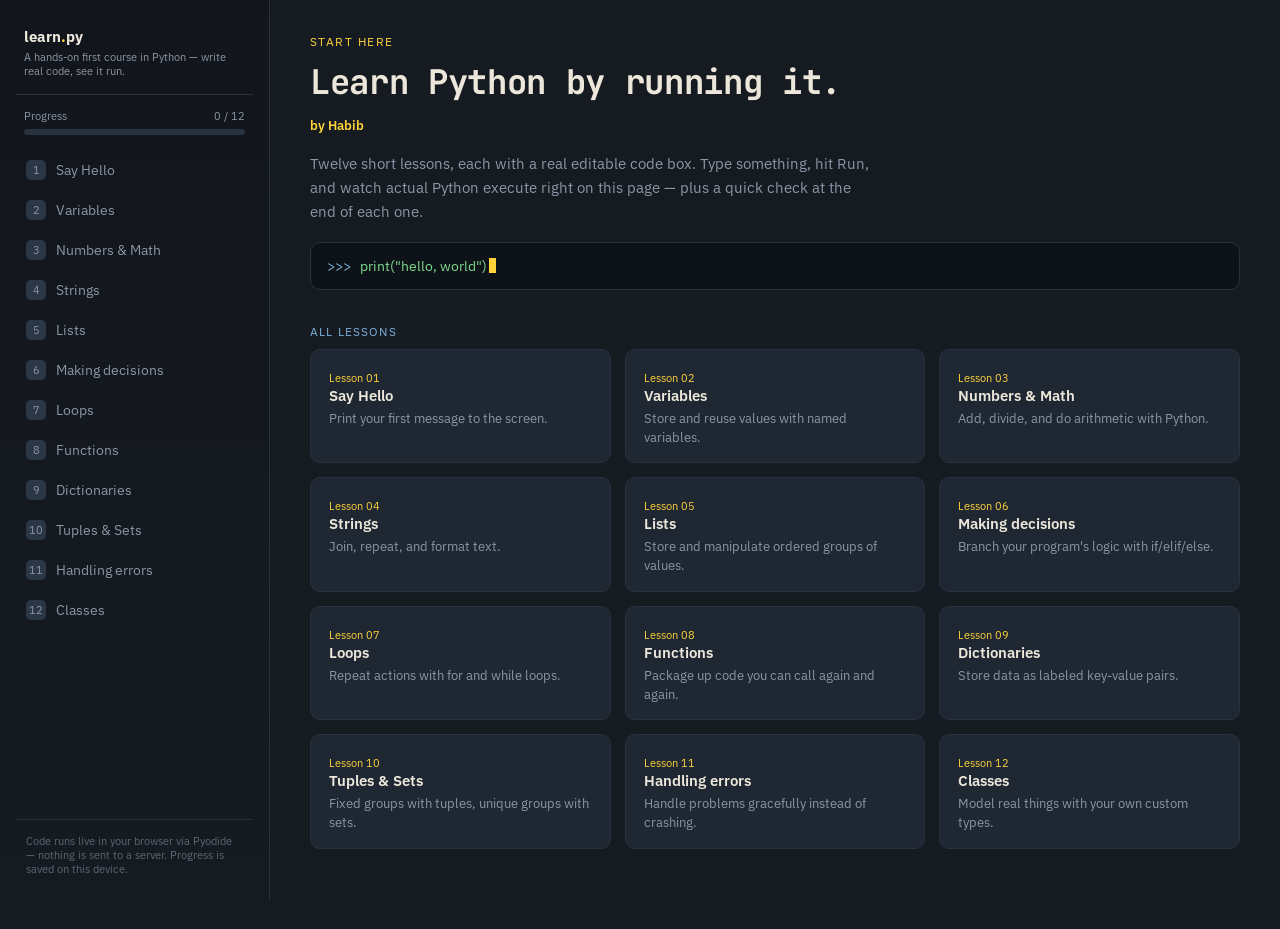
<file: index.html>
<!DOCTYPE html>
<html lang="en">
<head>
<meta charset="UTF-8">
<meta name="viewport" content="width=device-width, initial-scale=1.0">
<title>Learn Python — learn.py</title>
<link rel="preconnect" href="https://fonts.googleapis.com">
<link href="https://fonts.googleapis.com/css2?family=JetBrains+Mono:wght@400;500;600;700;800&family=IBM+Plex+Sans:wght@400;500;600;700&display=swap" rel="stylesheet">
<link rel="stylesheet" href="styles.css">

</head>
<body>
<div class="app">
  <aside class="sidebar">
    <div class="brand"><a href="index.html"><span class="brand-title">learn<span class="dot">.</span>py</span></a></div>
    <div class="brand-sub">A hands-on first course in Python — write real code, see it run.</div>
    <div class="progress-wrap">
      <div class="progress-label"><span>Progress</span><span id="progressText">0 / 12</span></div>
      <div class="progress-track"><div class="progress-fill" id="progressFill"></div></div>
    </div>
    <ul class="lesson-nav">
      <li data-slug="lesson-01"><a href="lesson-01.html"><span class="lesson-num">1</span><span>Say Hello</span></a></li>
      <li data-slug="lesson-02"><a href="lesson-02.html"><span class="lesson-num">2</span><span>Variables</span></a></li>
      <li data-slug="lesson-03"><a href="lesson-03.html"><span class="lesson-num">3</span><span>Numbers &amp; Math</span></a></li>
      <li data-slug="lesson-04"><a href="lesson-04.html"><span class="lesson-num">4</span><span>Strings</span></a></li>
      <li data-slug="lesson-05"><a href="lesson-05.html"><span class="lesson-num">5</span><span>Lists</span></a></li>
      <li data-slug="lesson-06"><a href="lesson-06.html"><span class="lesson-num">6</span><span>Making decisions</span></a></li>
      <li data-slug="lesson-07"><a href="lesson-07.html"><span class="lesson-num">7</span><span>Loops</span></a></li>
      <li data-slug="lesson-08"><a href="lesson-08.html"><span class="lesson-num">8</span><span>Functions</span></a></li>
      <li data-slug="lesson-09"><a href="lesson-09.html"><span class="lesson-num">9</span><span>Dictionaries</span></a></li>
      <li data-slug="lesson-10"><a href="lesson-10.html"><span class="lesson-num">10</span><span>Tuples &amp; Sets</span></a></li>
      <li data-slug="lesson-11"><a href="lesson-11.html"><span class="lesson-num">11</span><span>Handling errors</span></a></li>
      <li data-slug="lesson-12"><a href="lesson-12.html"><span class="lesson-num">12</span><span>Classes</span></a></li>
    </ul>
    <div class="sidebar-foot">Code runs live in your browser via Pyodide — nothing is sent to a server. Progress is saved on this device.</div>
  </aside>
  <main class="main">

    <section class="hero" id="hero">
      <div class="hero-eyebrow">Start here</div>
      <h1>Learn Python by running it.</h1>
      <p style="margin:0 0 6px; color:var(--yellow); font-size:13px; font-weight:600;">by Habib</p>
      <p>Twelve short lessons, each with a real editable code box. Type something, hit Run, and watch actual Python execute right on this page — plus a quick check at the end of each one.</p>
      <div class="repl-line"><span class="prompt">&gt;&gt;&gt;</span><span id="heroTyped"></span><span class="caret"></span></div>
    </section>
    <section>
      <div class="lesson-eyebrow" style="margin-bottom:10px;">All lessons</div>
      <div class="lesson-grid">
      <a class="lesson-tile" href="lesson-01.html" data-slug="lesson-01">
        <span class="tile-num">Lesson 01</span>
        <div class="tile-title">Say Hello</div>
        <div class="tile-desc">Print your first message to the screen.</div>
      </a>
      <a class="lesson-tile" href="lesson-02.html" data-slug="lesson-02">
        <span class="tile-num">Lesson 02</span>
        <div class="tile-title">Variables</div>
        <div class="tile-desc">Store and reuse values with named variables.</div>
      </a>
      <a class="lesson-tile" href="lesson-03.html" data-slug="lesson-03">
        <span class="tile-num">Lesson 03</span>
        <div class="tile-title">Numbers &amp; Math</div>
        <div class="tile-desc">Add, divide, and do arithmetic with Python.</div>
      </a>
      <a class="lesson-tile" href="lesson-04.html" data-slug="lesson-04">
        <span class="tile-num">Lesson 04</span>
        <div class="tile-title">Strings</div>
        <div class="tile-desc">Join, repeat, and format text.</div>
      </a>
      <a class="lesson-tile" href="lesson-05.html" data-slug="lesson-05">
        <span class="tile-num">Lesson 05</span>
        <div class="tile-title">Lists</div>
        <div class="tile-desc">Store and manipulate ordered groups of values.</div>
      </a>
      <a class="lesson-tile" href="lesson-06.html" data-slug="lesson-06">
        <span class="tile-num">Lesson 06</span>
        <div class="tile-title">Making decisions</div>
        <div class="tile-desc">Branch your program&#x27;s logic with if/elif/else.</div>
      </a>
      <a class="lesson-tile" href="lesson-07.html" data-slug="lesson-07">
        <span class="tile-num">Lesson 07</span>
        <div class="tile-title">Loops</div>
        <div class="tile-desc">Repeat actions with for and while loops.</div>
      </a>
      <a class="lesson-tile" href="lesson-08.html" data-slug="lesson-08">
        <span class="tile-num">Lesson 08</span>
        <div class="tile-title">Functions</div>
        <div class="tile-desc">Package up code you can call again and again.</div>
      </a>
      <a class="lesson-tile" href="lesson-09.html" data-slug="lesson-09">
        <span class="tile-num">Lesson 09</span>
        <div class="tile-title">Dictionaries</div>
        <div class="tile-desc">Store data as labeled key-value pairs.</div>
      </a>
      <a class="lesson-tile" href="lesson-10.html" data-slug="lesson-10">
        <span class="tile-num">Lesson 10</span>
        <div class="tile-title">Tuples &amp; Sets</div>
        <div class="tile-desc">Fixed groups with tuples, unique groups with sets.</div>
      </a>
      <a class="lesson-tile" href="lesson-11.html" data-slug="lesson-11">
        <span class="tile-num">Lesson 11</span>
        <div class="tile-title">Handling errors</div>
        <div class="tile-desc">Handle problems gracefully instead of crashing.</div>
      </a>
      <a class="lesson-tile" href="lesson-12.html" data-slug="lesson-12">
        <span class="tile-num">Lesson 12</span>
        <div class="tile-title">Classes</div>
        <div class="tile-desc">Model real things with your own custom types.</div>
      </a></div>
    </section>

  </main>
</div>

<script src="app.js"></script>

</body>
</html>
</file>
<file: styles.css>
:root{
  --ink:#161B22;
  --panel:#1F2733;
  --panel-2:#26303F;
  --paper:#ECE7DA;
  --paper-dim:#DAD4C2;
  --blue:#4B8BBE;
  --blue-bright:#7BB0DA;
  --yellow:#FFD43B;
  --mist:#8B96A5;
  --ok:#7FD98B;
  --err:#FF8A80;
  --radius:10px;
}
*{box-sizing:border-box;}
html,body{margin:0;padding:0;}
body{
  background:var(--ink);
  color:var(--paper);
  font-family:'IBM Plex Sans',sans-serif;
  min-height:100vh;
}
h1,h2,h3,.mono-head{
  font-family:'JetBrains Mono',monospace;
  letter-spacing:-0.01em;
}
code, pre, textarea, .mono{
  font-family:'JetBrains Mono',monospace;
}
::selection{ background:var(--yellow); color:var(--ink); }
a{ color: var(--blue-bright); text-decoration:none; }
a:hover{ text-decoration:underline; }

.app{ display:flex; min-height:100vh; }

/* Sidebar */
.sidebar{
  width:270px;
  min-width:270px;
  background:linear-gradient(180deg,#12161C,#161B22);
  border-right:1px solid #29323F;
  padding:22px 16px 20px;
  display:flex;
  flex-direction:column;
  position:sticky;
  top:0;
  height:100vh;
  overflow-y:auto;
}
.brand{
  display:flex;
  align-items:baseline;
  gap:8px;
  padding:4px 8px 4px;
}
.brand a{ color:var(--paper); }
.brand .dot{ color:var(--yellow); }
.brand-title{ font-size:15px; font-weight:700; color:var(--paper); }
.brand-sub{ font-size:11px; color:var(--mist); padding:0 8px 16px; border-bottom:1px solid #29323F; margin-bottom:14px;}

.progress-wrap{ padding:0 8px 16px; }
.progress-label{ font-size:11px; color:var(--mist); display:flex; justify-content:space-between; margin-bottom:6px; }
.progress-track{ height:6px; border-radius:4px; background:#29323F; overflow:hidden; }
.progress-fill{ height:100%; background:linear-gradient(90deg,var(--blue),var(--yellow)); width:0%; transition:width .4s ease; }

.lesson-nav{ list-style:none; margin:0; padding:0; display:flex; flex-direction:column; gap:2px; }
.lesson-nav li{ display:flex; }
.lesson-nav a{
  display:flex; align-items:center; gap:10px; width:100%;
  padding:9px 10px; border-radius:8px; cursor:pointer;
  font-size:13.5px; color:var(--mist);
  transition:background .15s ease, color .15s ease;
}
.lesson-nav a:hover{ background:#212B38; color:var(--paper); text-decoration:none; }
.lesson-nav li.active a{ background:#212B38; color:var(--paper); box-shadow: inset 3px 0 0 var(--yellow); }
.lesson-num{
  width:20px; height:20px; border-radius:5px;
  display:flex; align-items:center; justify-content:center;
  font-size:10.5px; background:#2C3745; color:var(--mist); flex:none;
}
.lesson-nav li.done .lesson-num{ background:var(--ok); color:#0E1712; font-weight:700; }
.lesson-nav li.active .lesson-num{ background:var(--blue); color:#fff; }
.sidebar-foot{ margin-top:auto; padding:14px 10px 4px; font-size:11px; color:#5B6674; border-top:1px solid #29323F; }

/* Main */
.main{ flex:1; min-width:0; padding:34px 40px 80px; }

.hero{ margin-bottom:34px; }
.hero-eyebrow{ font-size:12px; color:var(--yellow); text-transform:uppercase; letter-spacing:.12em; margin-bottom:10px; }
.hero h1{ font-size:34px; margin:0 0 12px; color:var(--paper); }
.hero p{ color:var(--mist); max-width:560px; line-height:1.6; font-size:15px; }
.repl-line{ margin-top:18px; background:#0E1319; border:1px solid #29323F; border-radius:var(--radius); padding:14px 16px; font-size:14px; color:var(--ok); min-height:20px; }
.repl-line .prompt{ color:var(--blue-bright); margin-right:6px;}
.caret{ display:inline-block; width:7px; height:15px; background:var(--yellow); margin-left:2px; vertical-align:-2px; animation:blink 1s step-end infinite; }
@keyframes blink{ 50%{ opacity:0; } }

/* Lesson grid on index */
.lesson-grid{
  display:grid;
  grid-template-columns: repeat(auto-fill, minmax(230px,1fr));
  gap:14px;
  margin-top:10px;
}
.lesson-tile{
  background:var(--panel);
  border:1px solid #29323F;
  border-radius:var(--radius);
  padding:16px 18px;
  transition:border-color .15s ease, transform .1s ease;
  display:block;
}
.lesson-tile:hover{ border-color:var(--blue); transform:translateY(-2px); text-decoration:none; }
.lesson-tile .tile-num{ font-size:11px; color:var(--yellow); margin-bottom:8px; }
.lesson-tile .tile-title{ font-size:15px; color:var(--paper); font-weight:600; margin-bottom:4px; }
.lesson-tile .tile-desc{ font-size:12.5px; color:var(--mist); line-height:1.5; }
.lesson-tile .tile-check{ float:right; color:var(--ok); font-size:13px; }

/* Lesson head */
.lesson-head{ display:flex; align-items:baseline; justify-content:space-between; gap:16px; margin-bottom:6px; }
.lesson-eyebrow{ font-size:11.5px; color:var(--blue-bright); text-transform:uppercase; letter-spacing:.1em; margin-bottom:8px; }
.lesson-head h2{ font-size:26px; margin:0; color:var(--paper); }

.grid{ display:grid; grid-template-columns: minmax(0,1fr) minmax(0,1fr); gap:22px; margin-top:18px; align-items:start; }
@media (max-width: 880px){ .grid{ grid-template-columns: 1fr; } }

/* Lesson text card */
.lesson-card{ background:var(--paper); color:#22201A; border-radius:var(--radius); padding:22px 24px; }
.lesson-card p{ line-height:1.65; font-size:14.5px; margin:0 0 14px; }
.lesson-card p:last-child{ margin-bottom:0; }
.lesson-card .callout{ background:#DAD4C2; border-left:3px solid var(--blue); padding:10px 14px; border-radius:6px; font-size:13.5px; margin:14px 0; }
.lesson-card code{ background:#DAD4C2; padding:1px 5px; border-radius:4px; font-size:13px; }
.challenge{ margin-top:16px; padding-top:14px; border-top:1px dashed #B9B29B; }
.challenge-label{ font-size:11px; text-transform:uppercase; letter-spacing:.08em; color:#6B6350; margin-bottom:6px; font-weight:700; }

/* Editor / console */
.editor-col{ display:flex; flex-direction:column; gap:14px; }
.editor-panel, .console-panel{ background:#0E1319; border:1px solid #29323F; border-radius:var(--radius); overflow:hidden; }
.panel-bar{ display:flex; align-items:center; justify-content:space-between; padding:9px 13px; background:#171E27; border-bottom:1px solid #29323F; font-size:11.5px; color:var(--mist); }
.panel-bar .dots{ display:flex; gap:5px; }
.panel-bar .dots span{ width:8px; height:8px; border-radius:50%; background:#3A4657; display:inline-block;}
textarea.code-input{
  width:100%; min-height:150px; background:#0E1319; color:#E8E2D0;
  border:none; outline:none; resize:vertical; padding:14px 16px;
  font-size:13.5px; line-height:1.6; tab-size:4;
}
.run-row{ display:flex; align-items:center; gap:10px; padding:10px 13px; background:#171E27; border-top:1px solid #29323F; }
.btn{ font-family:'JetBrains Mono',monospace; font-size:12.5px; font-weight:600; border:none; border-radius:7px; padding:8px 14px; cursor:pointer; transition:transform .1s ease, opacity .15s ease; }
.btn:active{ transform:scale(0.97); }
.btn-run{ background:var(--yellow); color:#221C00; }
.btn-run:disabled{ opacity:.5; cursor:not-allowed; }
.btn-reset{ background:transparent; color:var(--mist); border:1px solid #33404F; }
.run-status{ font-size:11.5px; color:var(--mist); margin-left:auto; }
.console-out{ padding:14px 16px; min-height:70px; font-size:13px; line-height:1.6; white-space:pre-wrap; word-break:break-word; color:var(--ok); }
.console-out .err{ color:var(--err); }
.console-out .placeholder{ color:#4C5866; }

/* Quiz */
.quiz{ margin-top:18px; padding-top:16px; border-top:1px dashed #B9B29B; }
.quiz-label{ font-size:11px; text-transform:uppercase; letter-spacing:.08em; color:#6B6350; margin-bottom:10px; font-weight:700; }
.quiz-q{ margin-bottom:16px; }
.quiz-q:last-child{ margin-bottom:0; }
.quiz-q-text{ font-size:13.5px; margin-bottom:8px; font-weight:600; }
.quiz-opts{ display:flex; flex-direction:column; gap:6px; }
.quiz-opt{
  text-align:left; background:#fff; border:1px solid #C9C2A9; border-radius:7px;
  padding:8px 12px; font-size:13px; cursor:pointer; font-family:'IBM Plex Sans',sans-serif;
  color:#22201A; transition:background .12s ease, border-color .12s ease;
}
.quiz-opt:hover{ border-color:var(--blue); }
.quiz-opt.correct{ background:#DFF3E1; border-color:var(--ok); }
.quiz-opt.incorrect{ background:#F8DEDB; border-color:#D9736A; }
.quiz-opt:disabled{ cursor:default; }
.quiz-feedback{ font-size:12.5px; margin-top:6px; color:#4B4633; min-height:16px; }

.lesson-footer{ display:flex; justify-content:space-between; margin-top:26px; }
.nav-btn{ font-family:'JetBrains Mono',monospace; font-size:12.5px; font-weight:600; background:var(--panel-2); color:var(--paper); border:1px solid #33404F; border-radius:8px; padding:10px 16px; cursor:pointer; }
.nav-btn:hover{ border-color:var(--blue); text-decoration:none; }
.nav-btn.disabled{ opacity:.35; pointer-events:none; }

.loading-badge{
  position:fixed; bottom:18px; right:18px; background:#171E27; border:1px solid #29323F;
  color:var(--mist); font-size:12px; padding:9px 14px; border-radius:8px;
  display:flex; align-items:center; gap:8px; z-index:20;
}
.spinner{ width:12px;height:12px; border-radius:50%; border:2px solid #3A4657; border-top-color:var(--yellow); animation:spin .8s linear infinite; }
@keyframes spin{ to{ transform:rotate(360deg); } }

@media (prefers-reduced-motion: reduce){ .caret{ animation:none; } .spinner{ animation:none; } }

@media (max-width: 700px){
  .app{ flex-direction:column; }
  .sidebar{ position:relative; width:100%; height:auto; min-width:0; }
  .main{ padding:24px 18px 60px; }
}
</file>
